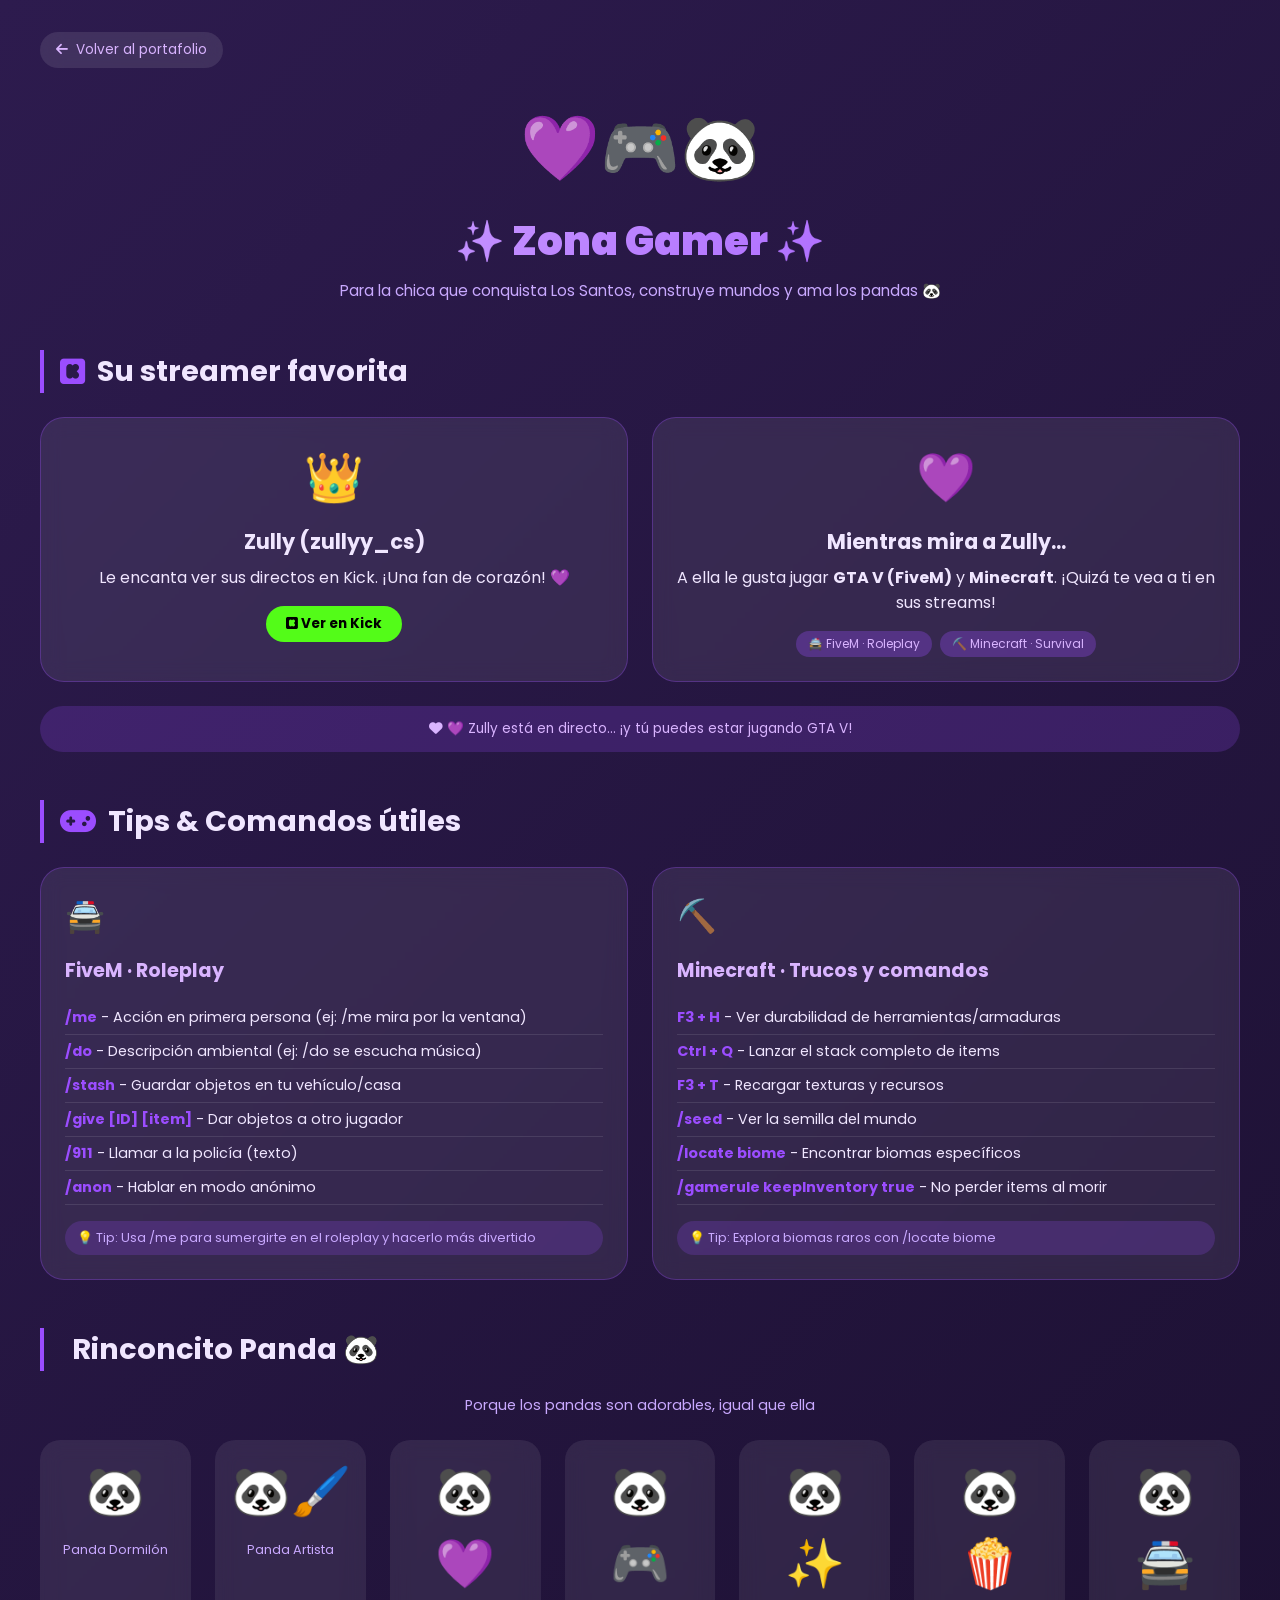
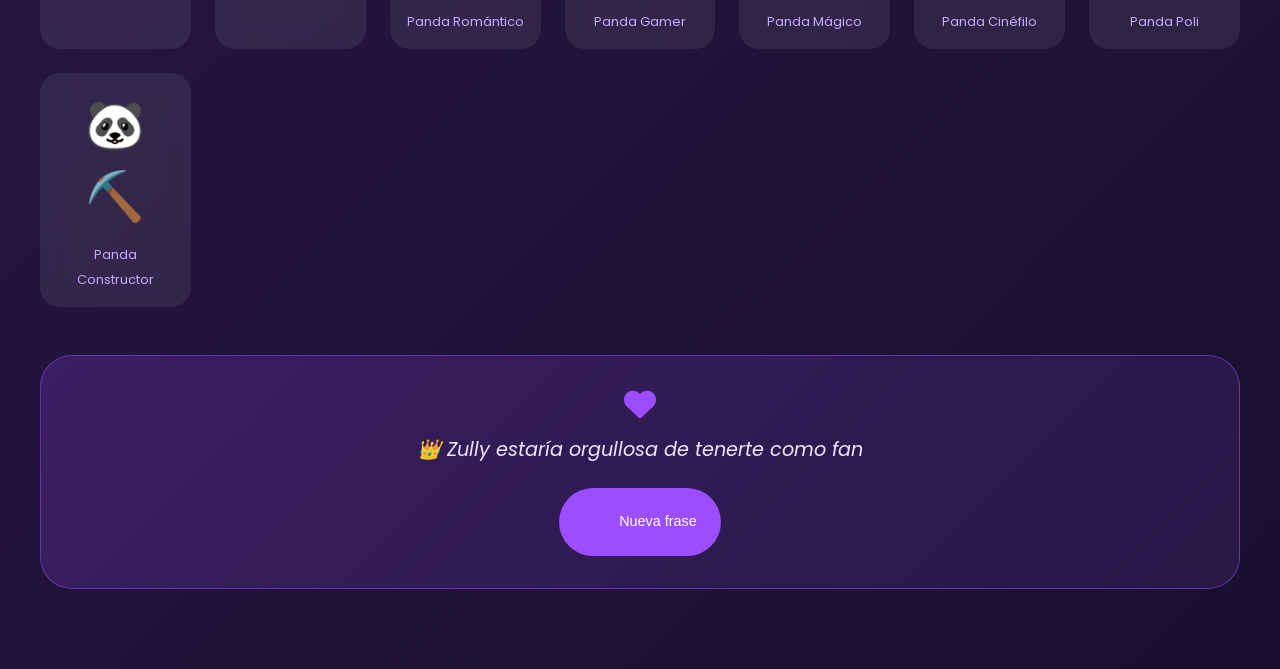
<file: Fan Hub/index.html>
<!DOCTYPE html>
<html lang="es">
<head>
    <meta charset="UTF-8">
    <meta name="viewport" content="width=device-width, initial-scale=1.0, user-scalable=yes">
    <title>💜 FanHub - GTA V · Minecraft · Zully · Pandas</title>
    
    <!-- Google Fonts -->
    <link href="https://fonts.googleapis.com/css2?family=Poppins:wght@300;400;600;700;900&display=swap" rel="stylesheet">
    
    <!-- Font Awesome -->
    <link rel="stylesheet" href="https://cdnjs.cloudflare.com/ajax/libs/font-awesome/6.5.1/css/all.min.css">
    
    <link rel="stylesheet" href="style.css">
</head>
<body>
    <div class="container">
        <!-- Botón volver al portafolio -->
        <div class="back-home">
            <a href="../../index.html" class="back-link">
                <i class="fas fa-arrow-left"></i> Volver al portafolio
            </a>
        </div>

        <!-- Encabezado principal -->
        <header class="hero">
            <div class="hero-icon">💜🎮🐼</div>
            <h1>✨ Zona Gamer ✨</h1>
            <p class="sub">Para la chica que conquista Los Santos, construye mundos y ama los pandas 🐼</p>
        </header>

        <!-- ===== SECCIÓN DE STREAMER FAVORITA (ZULLY) ===== -->
        <section class="stream-section">
            <h2><i class="fab fa-kickstarter"></i> Su streamer favorita</h2>
            <div class="stream-grid">
                <div class="stream-card">
                    <div class="stream-avatar">👑</div>
                    <h3>Zully (zullyy_cs)</h3>
                    <p>Le encanta ver sus directos en Kick. ¡Una fan de corazón! 💜</p>
                    <a href="https://kick.com/zullyy_cs" target="_blank" class="kick-btn">
                        <i class="fab fa-kickstarter"></i> Ver en Kick
                    </a>
                </div>
                <div class="stream-card">
                    <div class="stream-avatar">💜</div>
                    <h3>Mientras mira a Zully...</h3>
                    <p>A ella le gusta jugar <strong>GTA V (FiveM)</strong> y <strong>Minecraft</strong>. ¡Quizá te vea a ti en sus streams!</p>
                    <div class="game-badges">
                        <span class="badge">🚔 FiveM · Roleplay</span>
                        <span class="badge">⛏️ Minecraft · Survival</span>
                    </div>
                </div>
            </div>
            <div class="zully-message" id="zullyMessage">
                <i class="fas fa-heart"></i> <span id="rotatingMessage">💜 Zully está en directo... ¡y tú puedes estar jugando GTA V!</span>
            </div>
        </section>

        <!-- ===== SECCIÓN DE TIPS Y COMANDOS ===== -->
        <section class="tips-section">
            <h2><i class="fas fa-gamepad"></i> Tips & Comandos útiles</h2>
            <div class="tips-grid">
                <div class="tip-card">
                    <div class="tip-icon">🚔</div>
                    <h3>FiveM · Roleplay</h3>
                    <ul>
                        <li><strong>/me</strong> - Acción en primera persona (ej: /me mira por la ventana)</li>
                        <li><strong>/do</strong> - Descripción ambiental (ej: /do se escucha música)</li>
                        <li><strong>/stash</strong> - Guardar objetos en tu vehículo/casa</li>
                        <li><strong>/give [ID] [item]</strong> - Dar objetos a otro jugador</li>
                        <li><strong>/911</strong> - Llamar a la policía (texto)</li>
                        <li><strong>/anon</strong> - Hablar en modo anónimo</li>
                    </ul>
                    <p class="tip-note">💡 Tip: Usa /me para sumergirte en el roleplay y hacerlo más divertido</p>
                </div>
                <div class="tip-card">
                    <div class="tip-icon">⛏️</div>
                    <h3>Minecraft · Trucos y comandos</h3>
                    <ul>
                        <li><strong>F3 + H</strong> - Ver durabilidad de herramientas/armaduras</li>
                        <li><strong>Ctrl + Q</strong> - Lanzar el stack completo de items</li>
                        <li><strong>F3 + T</strong> - Recargar texturas y recursos</li>
                        <li><strong>/seed</strong> - Ver la semilla del mundo</li>
                        <li><strong>/locate biome</strong> - Encontrar biomas específicos</li>
                        <li><strong>/gamerule keepInventory true</strong> - No perder items al morir</li>
                    </ul>
                    <p class="tip-note">💡 Tip: Explora biomas raros con /locate biome</p>
                </div>
            </div>
        </section>

        <!-- ===== SECCIÓN DE PANDAS (AMOR POR PANDAS) ===== -->
        <section class="panda-section">
            <h2><i class="fas fa-panda"></i> Rinconcito Panda 🐼</h2>
            <p class="panda-sub">Porque los pandas son adorables, igual que ella</p>
            <div class="panda-grid" id="pandaGrid"></div>
        </section>

        <!-- ===== SECCIÓN DE FRASES MOTIVADORAS ===== -->
        <section class="message-section">
            <div class="message-card">
                <i class="fas fa-heart"></i>
                <p id="dailyMessage">Cargando frase especial...</p>
                <button id="newMessageBtn" class="refresh-btn">
                    <i class="fas fa-sync-alt"></i> Nueva frase
                </button>
            </div>
        </section>
    </div>

    <script src="script.js"></script>
</body>
</html>
</file>
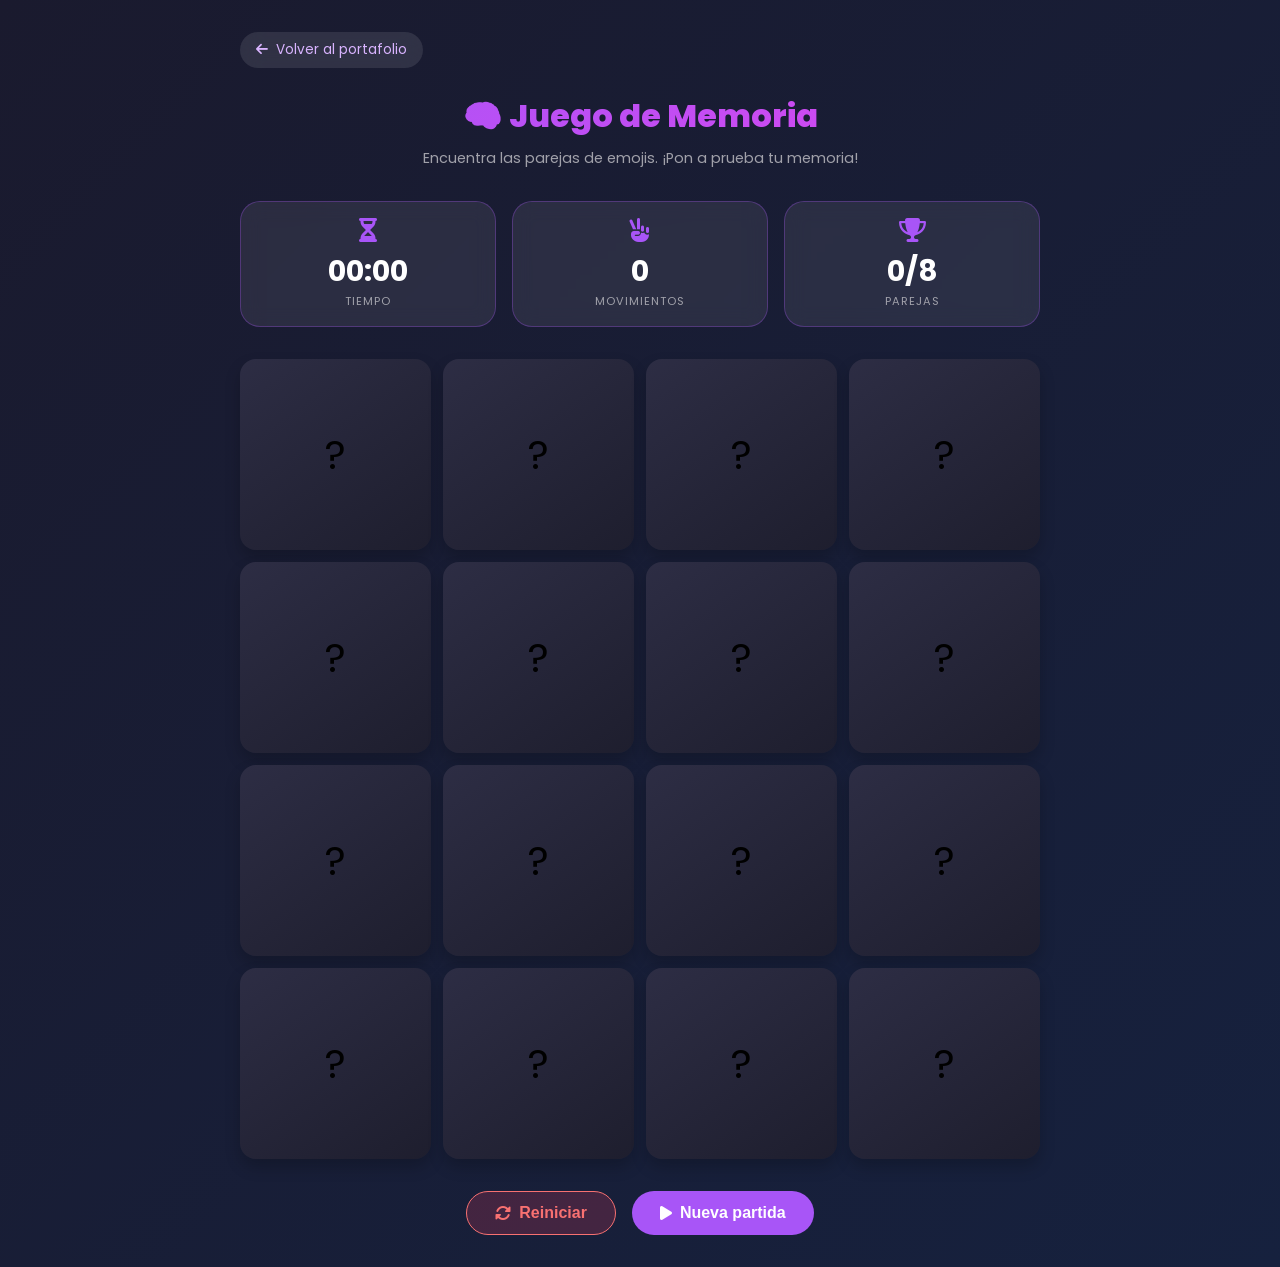
<file: Memoria/index.html>
<!DOCTYPE html>
<html lang="es">
<head>
    <meta charset="UTF-8">
    <meta name="viewport" content="width=device-width, initial-scale=1.0, user-scalable=yes">
    <title>🧠 Juego de Memoria | Encuentra las parejas</title>
    
    <link href="https://fonts.googleapis.com/css2?family=Poppins:wght@300;400;600;700;800&display=swap" rel="stylesheet">
    <link rel="stylesheet" href="https://cdnjs.cloudflare.com/ajax/libs/font-awesome/6.5.1/css/all.min.css">
    <link rel="stylesheet" href="style.css">
</head>
<body>
    <div class="game-container">
        <!-- Botón volver al portafolio -->
        <div class="back-home">
            <a href="../../index.html" class="back-link">
                <i class="fas fa-arrow-left"></i> Volver al portafolio
            </a>
        </div>

        <!-- Header del juego -->
        <header class="game-header">
            <h1>🧠 Juego de Memoria</h1>
            <p>Encuentra las parejas de emojis. ¡Pon a prueba tu memoria!</p>
        </header>

        <!-- Panel de estadísticas -->
        <div class="stats-panel">
            <div class="stat-card">
                <i class="fas fa-hourglass-half"></i>
                <div class="stat-value" id="timerDisplay">00:00</div>
                <div class="stat-label">Tiempo</div>
            </div>
            <div class="stat-card">
                <i class="fas fa-hand-peace"></i>
                <div class="stat-value" id="movesDisplay">0</div>
                <div class="stat-label">Movimientos</div>
            </div>
            <div class="stat-card">
                <i class="fas fa-trophy"></i>
                <div class="stat-value" id="pairsFound">0</div>
                <div class="stat-label">Parejas</div>
            </div>
        </div>

        <!-- Tablero de juego -->
        <div class="board" id="gameBoard"></div>

        <!-- Botones de control -->
        <div class="game-controls">
            <button id="resetGameBtn" class="control-btn reset">
                <i class="fas fa-sync-alt"></i> Reiniciar
            </button>
            <button id="newGameBtn" class="control-btn new">
                <i class="fas fa-play"></i> Nueva partida
            </button>
        </div>

        <!-- Mensaje de victoria (modal simple) -->
        <div id="victoryModal" class="victory-modal">
            <div class="victory-content">
                <i class="fas fa-crown"></i>
                <h2>🎉 ¡Ganaste! 🎉</h2>
                <p>Completaste el juego en <strong id="finalMoves">0</strong> movimientos</p>
                <p>Tiempo: <strong id="finalTime">00:00</strong></p>
                <button id="playAgainBtn" class="victory-btn">Jugar de nuevo</button>
            </div>
        </div>
    </div>

    <script src="script.js"></script>
</body>
</html>
</file>
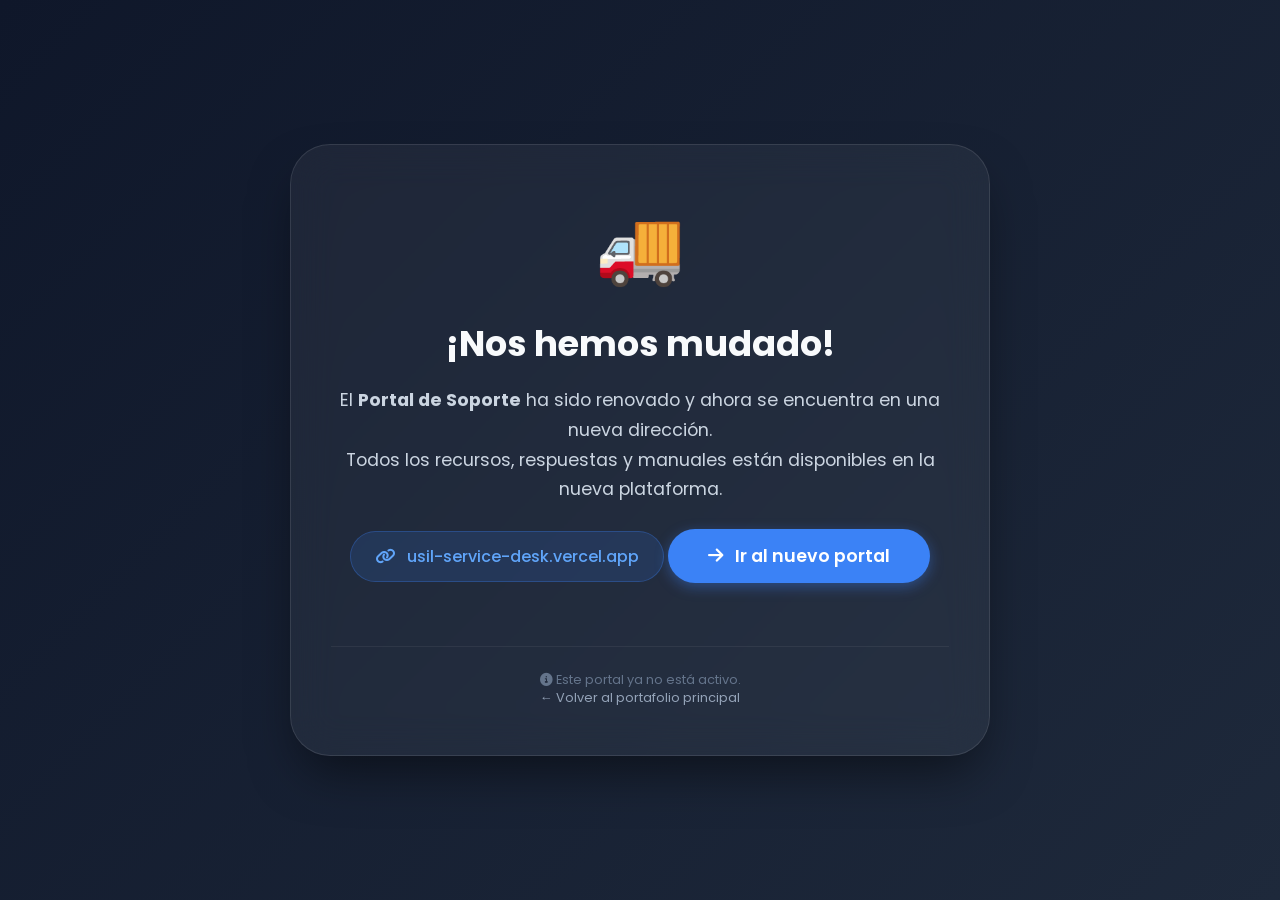
<file: Portal Soporte/index.html>
<!DOCTYPE html>
<html lang="es">
<head>
    <meta charset="UTF-8">
    <meta name="viewport" content="width=device-width, initial-scale=1.0, user-scalable=yes">
    <title>📋 Portal de Soporte - Nos hemos mudado</title>
    <link href="https://fonts.googleapis.com/css2?family=Poppins:wght@300;400;500;600;700;800&display=swap" rel="stylesheet">
    <link rel="stylesheet" href="https://cdnjs.cloudflare.com/ajax/libs/font-awesome/6.5.1/css/all.min.css">
    <style>
        /* Reset y estilos globales */
        * {
            margin: 0;
            padding: 0;
            box-sizing: border-box;
        }

        body {
            font-family: 'Poppins', sans-serif;
            background: linear-gradient(135deg, #0f172a 0%, #1e293b 100%);
            min-height: 100vh;
            display: flex;
            align-items: center;
            justify-content: center;
            padding: 1rem;
            margin: 0;
        }

        .mudanza-container {
            max-width: 700px;
            width: 100%;
            background: rgba(255, 255, 255, 0.05);
            backdrop-filter: blur(20px);
            -webkit-backdrop-filter: blur(20px);
            border: 1px solid rgba(255, 255, 255, 0.1);
            border-radius: 40px;
            padding: 3rem 2.5rem;
            text-align: center;
            box-shadow: 0 25px 50px -12px rgba(0, 0, 0, 0.5);
            animation: fadeInUp 0.6s ease-out;
        }

        @keyframes fadeInUp {
            from {
                opacity: 0;
                transform: translateY(30px);
            }
            to {
                opacity: 1;
                transform: translateY(0);
            }
        }

        .icono-mudanza {
            font-size: 4.5rem;
            margin-bottom: 1rem;
            display: block;
        }

        h1 {
            font-size: 2.2rem;
            font-weight: 700;
            color: #f8fafc;
            margin-bottom: 1rem;
        }

        .mensaje-principal {
            font-size: 1.1rem;
            color: #cbd5e1;
            line-height: 1.7;
            margin-bottom: 1.5rem;
        }

        .nueva-url {
            display: inline-block;
            background: rgba(59, 130, 246, 0.15);
            padding: 0.75rem 1.5rem;
            border-radius: 60px;
            border: 1px solid rgba(59, 130, 246, 0.3);
            margin-bottom: 2rem;
            word-break: break-all;
        }

        .nueva-url a {
            color: #60a5fa;
            text-decoration: none;
            font-weight: 500;
            font-size: 1rem;
            transition: color 0.3s;
        }

        .nueva-url a:hover {
            color: #93bbfc;
            text-decoration: underline;
        }

        .boton-ir {
            display: inline-block;
            background: #3b82f6;
            color: #ffffff;
            padding: 14px 40px;
            border-radius: 60px;
            text-decoration: none;
            font-weight: 600;
            font-size: 1.1rem;
            transition: all 0.3s;
            box-shadow: 0 4px 14px rgba(59, 130, 246, 0.4);
        }

        .boton-ir:hover {
            background: #2563eb;
            transform: translateY(-2px);
            box-shadow: 0 8px 25px rgba(59, 130, 246, 0.5);
        }

        .boton-ir i {
            margin-right: 8px;
        }

        .texto-secundario {
            margin-top: 2rem;
            font-size: 0.8rem;
            color: #64748b;
            border-top: 1px solid rgba(255, 255, 255, 0.06);
            padding-top: 1.5rem;
        }

        .texto-secundario a {
            color: #94a3b8;
            text-decoration: none;
        }

        .texto-secundario a:hover {
            color: #e2e8f0;
        }

        /* Responsive */
        @media (max-width: 600px) {
            .mudanza-container {
                padding: 2rem 1.5rem;
            }
            
            h1 {
                font-size: 1.7rem;
            }
            
            .icono-mudanza {
                font-size: 3.5rem;
            }
            
            .boton-ir {
                padding: 12px 30px;
                font-size: 1rem;
                width: 100%;
            }
            
            .nueva-url {
                width: 100%;
                padding: 0.5rem 1rem;
            }
        }
    </style>
</head>
<body>
    <div class="mudanza-container">
        <span class="icono-mudanza">🚚</span>
        <h1>¡Nos hemos mudado!</h1>
        <p class="mensaje-principal">
            El <strong>Portal de Soporte</strong> ha sido renovado y ahora se encuentra en una nueva dirección.
            <br>
            Todos los recursos, respuestas y manuales están disponibles en la nueva plataforma.
        </p>

        <div class="nueva-url">
            <i class="fas fa-link" style="color: #60a5fa; margin-right: 8px;"></i>
            <a href="https://usil-service-desk.vercel.app/" target="_blank" rel="noopener noreferrer">
                usil-service-desk.vercel.app
            </a>
        </div>

        <a href="https://usil-service-desk.vercel.app/" target="_blank" rel="noopener noreferrer" class="boton-ir">
            <i class="fas fa-arrow-right"></i> Ir al nuevo portal
        </a>

        <div class="texto-secundario">
            <i class="fas fa-info-circle"></i>
            Este portal ya no está activo.
            <br>
            <a href="https://walcantaradev.github.io/" target="_blank" rel="noopener noreferrer">
                ← Volver al portafolio principal
            </a>
        </div>
    </div>
</body>
</html>
</file>
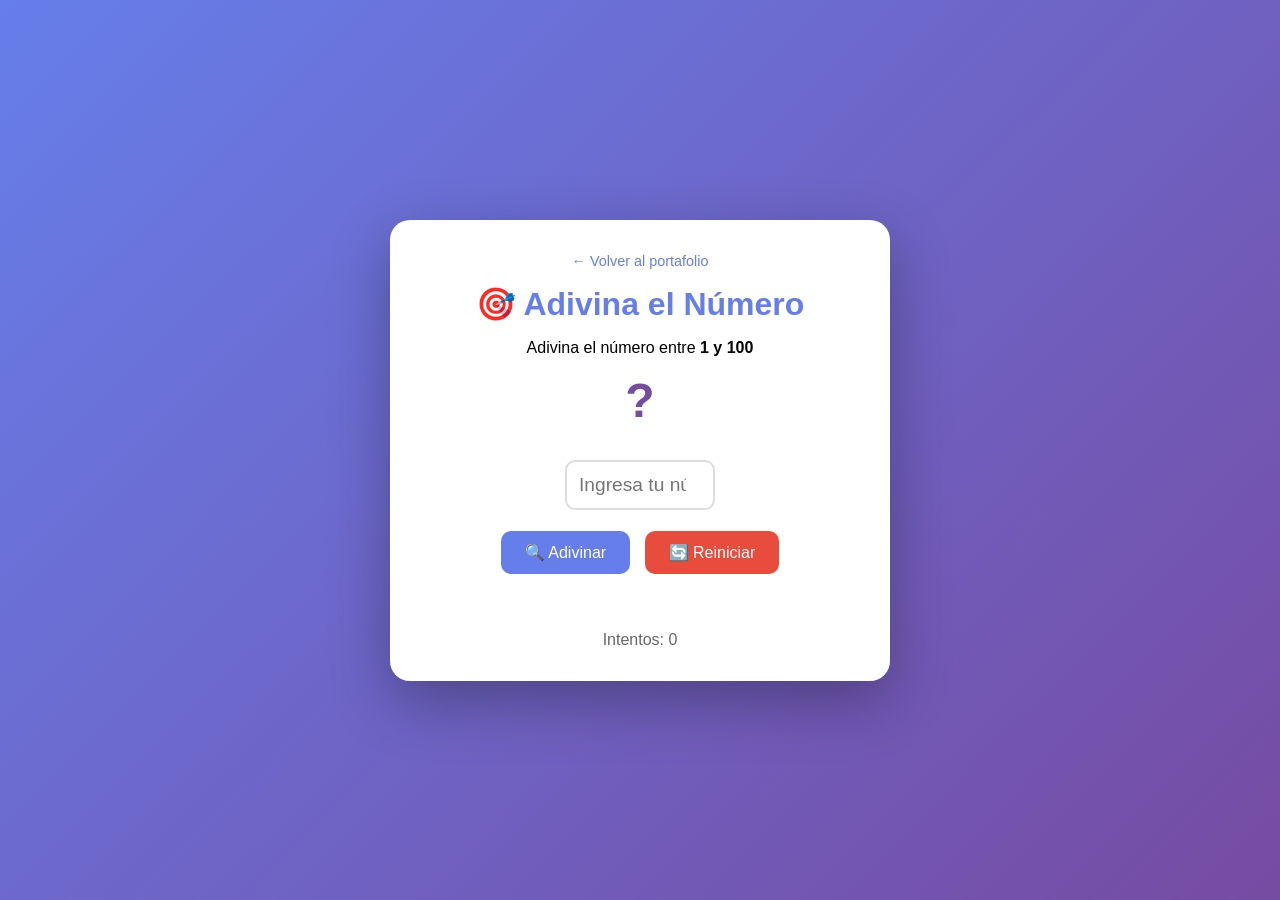
<file: JUEGOS/ADIVINA EL NUMERO/index.html>
<!DOCTYPE html>
<html lang="es">
<head>
    <meta charset="UTF-8">
    <meta name="viewport" content="width=device-width, initial-scale=1.0">
    <title>Adivina el Número - Mini Juego</title>
    <style>
        * {
            margin: 0;
            padding: 0;
            box-sizing: border-box;
        }
        body {
            font-family: 'Poppins', sans-serif;
            background: linear-gradient(135deg, #667eea 0%, #764ba2 100%);
            min-height: 100vh;
            display: flex;
            justify-content: center;
            align-items: center;
        }
        .game-container {
            background: white;
            border-radius: 20px;
            padding: 2rem;
            box-shadow: 0 20px 60px rgba(0,0,0,0.3);
            text-align: center;
            max-width: 500px;
            width: 90%;
        }
        h1 {
            color: #667eea;
            margin-bottom: 1rem;
        }
        .back-link {
            display: inline-block;
            margin-bottom: 1rem;
            color: #667eea;
            text-decoration: none;
            font-size: 0.9rem;
        }
        .back-link:hover {
            text-decoration: underline;
        }
        .number-display {
            font-size: 3rem;
            font-weight: bold;
            color: #764ba2;
            margin: 1rem 0;
        }
        input {
            padding: 12px;
            font-size: 1.2rem;
            text-align: center;
            border: 2px solid #ddd;
            border-radius: 10px;
            width: 150px;
            margin: 1rem 0;
        }
        button {
            background: #667eea;
            color: white;
            border: none;
            padding: 12px 24px;
            border-radius: 10px;
            cursor: pointer;
            font-size: 1rem;
            margin: 5px;
            transition: transform 0.3s;
        }
        button:hover {
            transform: scale(1.05);
        }
        .message {
            margin: 1rem 0;
            padding: 10px;
            border-radius: 10px;
            font-weight: bold;
        }
        .attempts {
            color: #666;
            margin-top: 1rem;
        }
        .reset-btn {
            background: #e74c3c;
        }
        .success {
            background: #d4edda;
            color: #155724;
        }
        .error {
            background: #f8d7da;
            color: #721c24;
        }
        .info {
            background: #d1ecf1;
            color: #0c5460;
        }
    </style>
</head>
<body>
    <div class="game-container">
        <a href="/index.html" class="back-link">← Volver al portafolio</a>
        <h1>🎯 Adivina el Número</h1>
        <p>Adivina el número entre <strong>1 y 100</strong></p>
        
        <div class="number-display" id="guessDisplay">?</div>
        
        <input type="number" id="guessInput" placeholder="Ingresa tu número" min="1" max="100">
        
        <div>
            <button onclick="checkGuess()">🔍 Adivinar</button>
            <button class="reset-btn" onclick="resetGame()">🔄 Reiniciar</button>
        </div>
        
        <div class="message" id="message"></div>
        <div class="attempts" id="attempts">Intentos: 0</div>
    </div>

    <script>
        let secretNumber = Math.floor(Math.random() * 100) + 1;
        let attempts = 0;
        let gameOver = false;

        function checkGuess() {
            if (gameOver) {
                showMessage('¡El juego ya terminó! Presiona Reiniciar', 'error');
                return;
            }

            const input = document.getElementById('guessInput');
            const guess = parseInt(input.value);
            
            if (isNaN(guess) || guess < 1 || guess > 100) {
                showMessage('Por favor ingresa un número entre 1 y 100', 'error');
                return;
            }

            attempts++;
            document.getElementById('attempts').textContent = `Intentos: ${attempts}`;
            document.getElementById('guessDisplay').textContent = guess;

            if (guess === secretNumber) {
                showMessage(`🎉 ¡Felicidades! Adivinaste en ${attempts} intentos. 🎉`, 'success');
                gameOver = true;
            } else if (guess < secretNumber) {
                showMessage(`📈 El número ${guess} es DEMASIADO BAJO. Sigue intentando.`, 'info');
            } else {
                showMessage(`📉 El número ${guess} es DEMASIADO ALTO. Sigue intentando.`, 'info');
            }

            input.value = '';
            input.focus();
        }

        function showMessage(msg, type) {
            const messageDiv = document.getElementById('message');
            messageDiv.textContent = msg;
            messageDiv.className = `message ${type}`;
        }

        function resetGame() {
            secretNumber = Math.floor(Math.random() * 100) + 1;
            attempts = 0;
            gameOver = false;
            document.getElementById('attempts').textContent = 'Intentos: 0';
            document.getElementById('guessDisplay').textContent = '?';
            document.getElementById('guessInput').value = '';
            showMessage('¡Juego reiniciado! Adivina el nuevo número', 'info');
        }

        document.getElementById('guessInput').addEventListener('keypress', (e) => {
            if (e.key === 'Enter') checkGuess();
        });
    </script>
</body>
</html>
</file>
<file: Fan Hub/style.css>
* {
    margin: 0;
    padding: 0;
    box-sizing: border-box;
}

body {
    font-family: 'Poppins', sans-serif;
    background: linear-gradient(135deg, #2d1b4e 0%, #1a0f2e 100%);
    min-height: 100vh;
    padding: 2rem 1rem;
    color: #f0e6ff;
}

.container {
    max-width: 1200px;
    margin: 0 auto;
}

/* ===== VOLVER AL PORTAFOLIO ===== */
.back-home {
    margin-bottom: 2rem;
}

.back-link {
    display: inline-flex;
    align-items: center;
    gap: 8px;
    background: rgba(255,255,255,0.1);
    backdrop-filter: blur(10px);
    padding: 8px 16px;
    border-radius: 40px;
    font-size: 0.85rem;
    color: #d9b4ff;
    text-decoration: none;
    transition: all 0.3s;
}

.back-link:hover {
    background: #9b4dff;
    color: white;
    transform: translateX(-3px);
}

/* ===== HEADER ===== */
.hero {
    text-align: center;
    margin-bottom: 3rem;
}

.hero-icon {
    font-size: 4rem;
    margin-bottom: 1rem;
}

h1 {
    font-size: 2.5rem;
    font-weight: 900;
    background: linear-gradient(135deg, #d9b4ff, #9b4dff);
    -webkit-background-clip: text;
    background-clip: text;
    color: transparent;
    margin-bottom: 0.5rem;
}

.sub {
    color: #c9a9ff;
    font-size: 0.95rem;
}

/* ===== SECCIÓN STREAMERS ===== */
.stream-section, .tips-section, .panda-section, .message-section {
    margin-bottom: 3rem;
}

h2 {
    font-size: 1.8rem;
    margin-bottom: 1.5rem;
    display: flex;
    align-items: center;
    gap: 0.75rem;
    border-left: 4px solid #9b4dff;
    padding-left: 1rem;
}

h2 i {
    color: #9b4dff;
}

.stream-grid {
    display: grid;
    grid-template-columns: repeat(auto-fit, minmax(280px, 1fr));
    gap: 1.5rem;
}

.stream-card {
    background: rgba(255,255,255,0.08);
    backdrop-filter: blur(10px);
    border-radius: 24px;
    padding: 1.5rem;
    text-align: center;
    transition: all 0.3s;
    border: 1px solid rgba(155, 77, 255, 0.3);
}

.stream-card:hover {
    transform: translateY(-5px);
    border-color: #9b4dff;
    background: rgba(155, 77, 255, 0.1);
}

.stream-avatar {
    font-size: 3rem;
    margin-bottom: 0.75rem;
}

.stream-card h3 {
    font-size: 1.3rem;
    margin-bottom: 0.5rem;
}

/* Botón de Kick */
.kick-btn {
    display: inline-block;
    margin-top: 1rem;
    padding: 8px 20px;
    background: #53fc18;
    color: #000;
    border-radius: 40px;
    text-decoration: none;
    font-size: 0.85rem;
    font-weight: bold;
    transition: all 0.3s;
}

.kick-btn:hover {
    background: #3bd40c;
    transform: scale(1.02);
}

/* Badges de juegos */
.game-badges {
    margin-top: 1rem;
    display: flex;
    gap: 0.5rem;
    justify-content: center;
    flex-wrap: wrap;
}

.badge {
    background: rgba(155, 77, 255, 0.3);
    padding: 4px 12px;
    border-radius: 50px;
    font-size: 0.75rem;
    color: #d9b4ff;
}

/* Mensaje rotatorio de Zully */
.zully-message {
    margin-top: 1.5rem;
    text-align: center;
    background: rgba(155, 77, 255, 0.2);
    padding: 0.8rem;
    border-radius: 60px;
    font-size: 0.85rem;
    color: #d9b4ff;
}

/* ===== TIPS SECTION ===== */
.tips-grid {
    display: grid;
    grid-template-columns: repeat(auto-fit, minmax(300px, 1fr));
    gap: 1.5rem;
}

.tip-card {
    background: rgba(255,255,255,0.08);
    backdrop-filter: blur(10px);
    border-radius: 24px;
    padding: 1.5rem;
    border: 1px solid rgba(155, 77, 255, 0.3);
}

.tip-icon {
    font-size: 2rem;
    margin-bottom: 1rem;
}

.tip-card h3 {
    font-size: 1.2rem;
    margin-bottom: 1rem;
    color: #d9b4ff;
}

.tip-card ul {
    list-style: none;
    padding-left: 0;
}

.tip-card li {
    padding: 6px 0;
    border-bottom: 1px solid rgba(255,255,255,0.1);
    font-size: 0.9rem;
}

.tip-card li strong {
    color: #9b4dff;
}

.tip-note {
    margin-top: 1rem;
    font-size: 0.8rem;
    color: #c9a9ff;
    background: rgba(155, 77, 255, 0.2);
    padding: 8px 12px;
    border-radius: 20px;
}

/* ===== PANDAS SECTION ===== */
.panda-sub {
    margin-bottom: 1.5rem;
    color: #c9a9ff;
    font-size: 0.9rem;
    text-align: center;
}

.panda-grid {
    display: grid;
    grid-template-columns: repeat(auto-fit, minmax(150px, 1fr));
    gap: 1.5rem;
}

.panda-card {
    background: rgba(255,255,255,0.08);
    backdrop-filter: blur(10px);
    border-radius: 20px;
    padding: 1rem;
    text-align: center;
    transition: all 0.3s;
    cursor: pointer;
}

.panda-card:hover {
    transform: scale(1.05);
    background: rgba(155, 77, 255, 0.2);
}

.panda-emoji {
    font-size: 3rem;
    display: block;
    margin-bottom: 0.5rem;
}

.panda-name {
    font-size: 0.8rem;
    color: #c9a9ff;
}

/* ===== MENSAJES MOTIVADORES ===== */
.message-card {
    background: linear-gradient(135deg, rgba(155, 77, 255, 0.2), rgba(45, 27, 78, 0.8));
    border-radius: 32px;
    padding: 2rem;
    text-align: center;
    border: 1px solid rgba(155, 77, 255, 0.5);
}

.message-card i {
    font-size: 2rem;
    color: #9b4dff;
    margin-bottom: 1rem;
}

.message-card p {
    font-size: 1.2rem;
    font-style: italic;
    margin-bottom: 1.5rem;
    line-height: 1.5;
}

.refresh-btn {
    background: #9b4dff;
    border: none;
    color: white;
    padding: 10px 24px;
    border-radius: 40px;
    cursor: pointer;
    font-size: 0.9rem;
    transition: all 0.3s;
}

.refresh-btn:hover {
    background: #772ce8;
    transform: translateY(-2px);
}

/* ===== RESPONSIVE ===== */
@media (max-width: 768px) {
    body {
        padding: 1rem;
    }
    
    h1 {
        font-size: 1.8rem;
    }
    
    h2 {
        font-size: 1.4rem;
    }
    
    .tips-grid, .stream-grid {
        grid-template-columns: 1fr;
    }
    
    .panda-grid {
        grid-template-columns: repeat(2, 1fr);
    }
}
</file>
<file: Memoria/style.css>
* {
    margin: 0;
    padding: 0;
    box-sizing: border-box;
}

body {
    font-family: 'Poppins', sans-serif;
    background: linear-gradient(135deg, #1a1a2e 0%, #16213e 100%);
    min-height: 100vh;
    display: flex;
    justify-content: center;
    align-items: center;
    padding: 2rem 1rem;
}

.game-container {
    max-width: 800px;
    width: 100%;
    margin: 0 auto;
}

/* ===== BOTÓN VOLVER ===== */
.back-home {
    margin-bottom: 1.5rem;
}

.back-link {
    display: inline-flex;
    align-items: center;
    gap: 8px;
    background: rgba(255,255,255,0.1);
    backdrop-filter: blur(10px);
    padding: 8px 16px;
    border-radius: 40px;
    font-size: 0.85rem;
    color: #d9b4ff;
    text-decoration: none;
    transition: all 0.3s;
}

.back-link:hover {
    background: #9b4dff;
    color: white;
    transform: translateX(-3px);
}

/* ===== HEADER ===== */
.game-header {
    text-align: center;
    margin-bottom: 2rem;
}

.game-header h1 {
    font-size: 2rem;
    font-weight: 800;
    background: linear-gradient(135deg, #a855f7, #d946ef);
    -webkit-background-clip: text;
    background-clip: text;
    color: transparent;
    margin-bottom: 0.5rem;
}

.game-header p {
    color: #a1a1aa;
    font-size: 0.9rem;
}

/* ===== PANEL DE ESTADÍSTICAS ===== */
.stats-panel {
    display: flex;
    justify-content: space-between;
    gap: 1rem;
    margin-bottom: 2rem;
}

.stat-card {
    background: rgba(255,255,255,0.08);
    backdrop-filter: blur(10px);
    border-radius: 20px;
    padding: 1rem;
    text-align: center;
    flex: 1;
    border: 1px solid rgba(168, 85, 247, 0.3);
}

.stat-card i {
    font-size: 1.5rem;
    color: #a855f7;
    margin-bottom: 0.5rem;
}

.stat-value {
    font-size: 1.8rem;
    font-weight: 700;
    color: white;
}

.stat-label {
    font-size: 0.7rem;
    color: #a1a1aa;
    text-transform: uppercase;
    letter-spacing: 1px;
}

/* ===== TABLERO DE JUEGO ===== */
.board {
    display: grid;
    grid-template-columns: repeat(4, 1fr);
    gap: 12px;
    margin-bottom: 2rem;
}

.card {
    aspect-ratio: 1 / 1;
    background: linear-gradient(145deg, #2d2d44, #1e1e2e);
    border-radius: 16px;
    display: flex;
    align-items: center;
    justify-content: center;
    font-size: 2.5rem;
    cursor: pointer;
    transition: all 0.3s cubic-bezier(0.4, 0, 0.2, 1);
    transform-style: preserve-3d;
    box-shadow: 0 8px 16px rgba(0,0,0,0.2);
}

.card.flipped {
    background: linear-gradient(145deg, #a855f7, #d946ef);
    transform: scale(0.98);
    cursor: default;
}

.card.matched {
    background: linear-gradient(145deg, #10b981, #059669);
    cursor: default;
    opacity: 0.7;
    transform: scale(0.95);
}

.card:hover:not(.flipped):not(.matched) {
    transform: scale(1.02);
    box-shadow: 0 4px 12px rgba(168, 85, 247, 0.4);
}

/* ===== BOTONES DE CONTROL ===== */
.game-controls {
    display: flex;
    justify-content: center;
    gap: 1rem;
    flex-wrap: wrap;
}

.control-btn {
    padding: 12px 28px;
    border: none;
    border-radius: 40px;
    font-size: 1rem;
    font-weight: 600;
    cursor: pointer;
    transition: all 0.3s;
    display: inline-flex;
    align-items: center;
    gap: 8px;
}

.control-btn.reset {
    background: rgba(244, 63, 94, 0.2);
    color: #f87171;
    border: 1px solid #f87171;
}

.control-btn.reset:hover {
    background: #f87171;
    color: white;
    transform: translateY(-2px);
}

.control-btn.new {
    background: #a855f7;
    color: white;
    border: none;
}

.control-btn.new:hover {
    background: #d946ef;
    transform: translateY(-2px);
    box-shadow: 0 4px 12px rgba(168, 85, 247, 0.4);
}

/* ===== MODAL DE VICTORIA ===== */
.victory-modal {
    display: none;
    position: fixed;
    top: 0;
    left: 0;
    width: 100%;
    height: 100%;
    background: rgba(0,0,0,0.8);
    backdrop-filter: blur(8px);
    justify-content: center;
    align-items: center;
    z-index: 1000;
}

.victory-content {
    background: linear-gradient(135deg, #1e1e2e, #2d2d44);
    border-radius: 32px;
    padding: 2rem;
    text-align: center;
    max-width: 400px;
    width: 90%;
    border: 2px solid #a855f7;
}

.victory-content i {
    font-size: 4rem;
    color: #fbbf24;
    margin-bottom: 1rem;
}

.victory-content h2 {
    font-size: 2rem;
    margin-bottom: 1rem;
    color: white;
}

.victory-content p {
    color: #d1d5db;
    margin-bottom: 0.5rem;
}

.victory-btn {
    margin-top: 1.5rem;
    background: #a855f7;
    color: white;
    border: none;
    padding: 12px 28px;
    border-radius: 40px;
    font-size: 1rem;
    font-weight: 600;
    cursor: pointer;
    transition: all 0.3s;
}

.victory-btn:hover {
    background: #d946ef;
    transform: scale(1.02);
}

/* ===== RESPONSIVE ===== */
@media (max-width: 600px) {
    .board {
        gap: 8px;
    }
    
    .card {
        font-size: 1.8rem;
        border-radius: 12px;
    }
    
    .stat-value {
        font-size: 1.2rem;
    }
    
    .game-header h1 {
        font-size: 1.5rem;
    }
    
    .control-btn {
        padding: 8px 20px;
        font-size: 0.85rem;
    }
}
</file>
